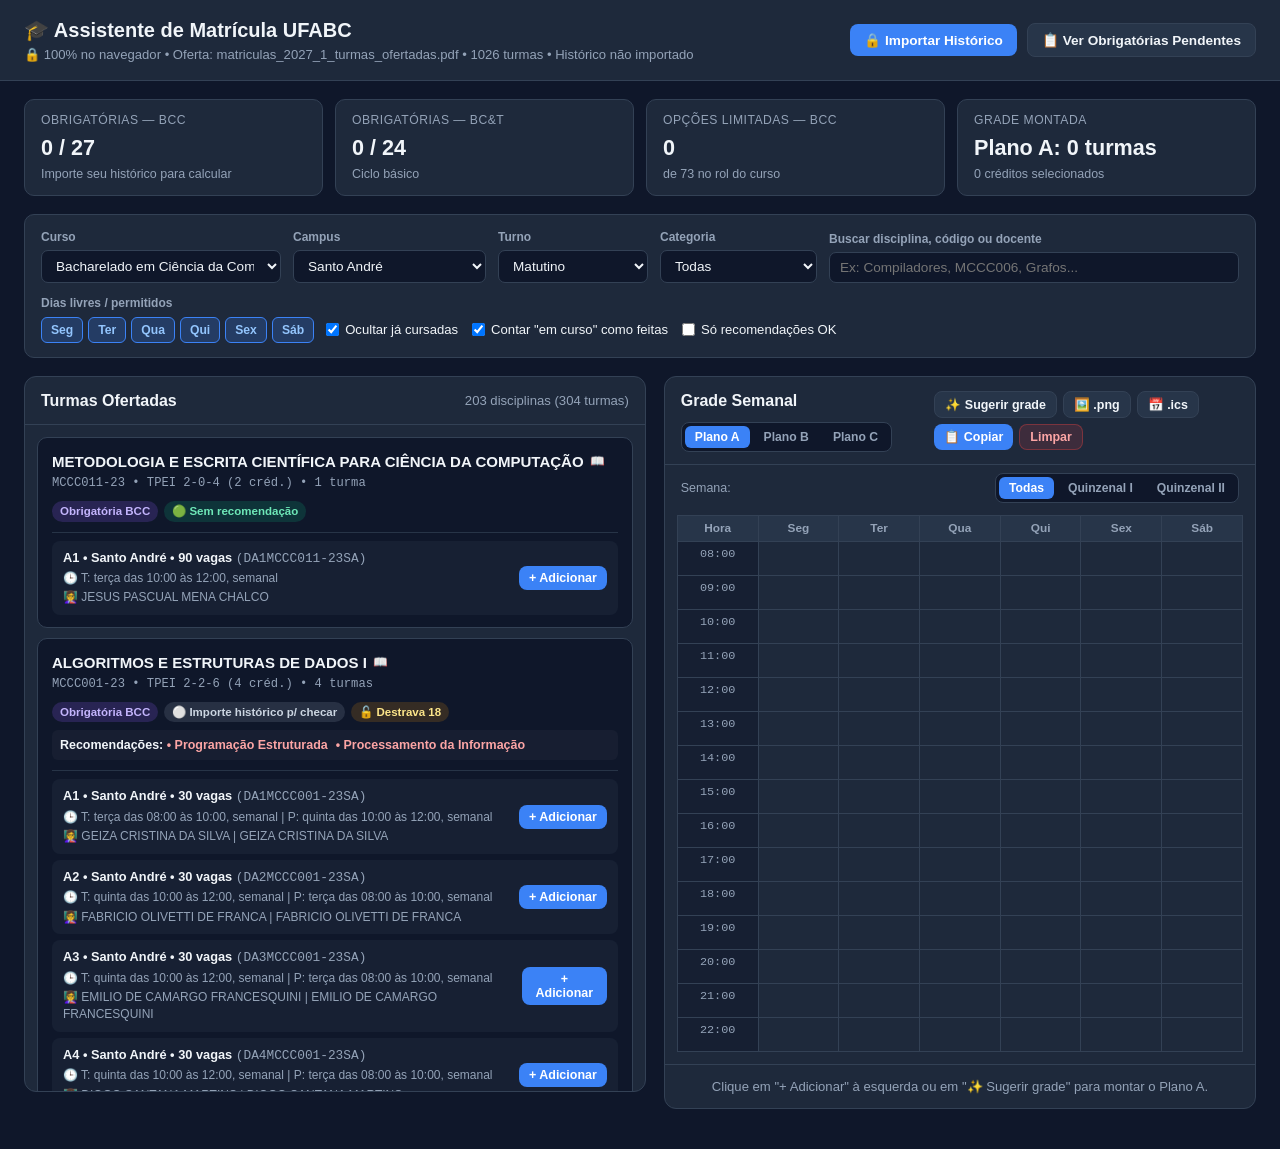
<file: docs/index.html>
<!DOCTYPE html>
<html lang="pt-BR">
<head>
  <meta charset="UTF-8" />
  <meta name="viewport" content="width=device-width, initial-scale=1.0" />
  <meta
    http-equiv="Content-Security-Policy"
    content="default-src 'self'; script-src 'self'; worker-src 'self' blob:; connect-src 'self'; style-src 'self' 'unsafe-inline'; img-src 'self' data: blob:; object-src 'none'; base-uri 'self'; form-action 'self';"
  />
  <meta name="referrer" content="no-referrer" />
  <title>Assistente de Matrícula UFABC</title>
  <link rel="stylesheet" href="./styles.css?v=7" />
  <script
    src="./vendor/pdfjs/pdf.min.js"
    integrity="sha384-/1qUCSGwTur9vjf/z9lmu/eCUYbpOTgSjmpbMQZ1/CtX2v/WcAIKqRv+U1DUCG6e"
  ></script>
</head>
<body>
  <header>
    <div class="brand">
      <h1>🎓 Assistente de Matrícula UFABC</h1>
      <p id="metaInfo">Carregando base pública da PROGRAD...</p>
    </div>
    <div class="header-actions">
      <button class="btn-primary" id="btnAbrirHistorico">🔒 Importar Histórico</button>
      <button class="btn-secondary" id="btnVerPendentes">📋 Ver Obrigatórias Pendentes</button>
    </div>
  </header>

  <main class="container">
    <section class="stats-grid">
      <div class="stat-card" id="cardStatBcc">
        <div class="label" id="labelStatCurso">Obrigatórias do Curso</div>
        <div class="value" id="statBcc">—</div>
        <div class="sub" id="statBccSub">Importe seu histórico para ver o progresso</div>
      </div>
      <div class="stat-card" id="cardStatBct">
        <div class="label" id="labelStatBase">Obrigatórias BC&amp;T</div>
        <div class="value" id="statBct">—</div>
        <div class="sub" id="statBctSub">Base interdisciplinar</div>
      </div>
      <div class="stat-card" id="cardStatOl">
        <div class="label" id="labelStatOl">Opções Limitadas</div>
        <div class="value" id="statOl">—</div>
        <div class="sub" id="statOlSub">Disciplinas do rol do curso cursadas</div>
      </div>
      <div class="stat-card">
        <div class="label">Grade Montada</div>
        <div class="value" id="statGrade">Plano A: 0 turmas</div>
        <div class="sub" id="statCreditos">0 créditos selecionados</div>
      </div>
    </section>

    <section class="filters-bar">
      <div class="field">
        <label for="fCurso">Curso</label>
        <select id="fCurso" style="max-width:240px;">
          <option value="BACHARELADO EM CIÊNCIA DA COMPUTAÇÃO" selected>Bacharelado em Ciência da Computação</option>
        </select>
      </div>
      <div class="field">
        <label for="fCampus">Campus</label>
        <select id="fCampus">
          <option value="Santo André" selected>Santo André</option>
          <option value="São Bernardo do Campo">São Bernardo do Campo</option>
          <option value="Todos">Todos</option>
        </select>
      </div>
      <div class="field">
        <label for="fTurno">Turno</label>
        <select id="fTurno">
          <option value="Matutino" selected>Matutino</option>
          <option value="Noturno">Noturno</option>
          <option value="Todos">Todos</option>
        </select>
      </div>
      <div class="field">
        <label for="fCategoria">Categoria</label>
        <select id="fCategoria">
          <option value="Todas">Todas</option>
          <option value="obrigatoria_bcc">Do Curso / Obrigatórias</option>
          <option value="obrigatoria_bct">Obrigatórias BC&amp;T</option>
          <option value="opcao_limitada">Opções Limitadas</option>
          <option value="livre">Livres / Outras</option>
        </select>
      </div>
      <div class="field grow">
        <label for="fBusca">Buscar disciplina, código ou docente</label>
        <input type="text" id="fBusca" placeholder="Ex: Compiladores, MCCC006, Grafos..." />
      </div>
      <div class="field">
        <label>Dias livres / permitidos</label>
        <div class="dias-pills" id="diasPills">
          <button type="button" class="dia-pill active" data-dia="segunda">Seg</button>
          <button type="button" class="dia-pill active" data-dia="terca">Ter</button>
          <button type="button" class="dia-pill active" data-dia="quarta">Qua</button>
          <button type="button" class="dia-pill active" data-dia="quinta">Qui</button>
          <button type="button" class="dia-pill active" data-dia="sexta">Sex</button>
          <button type="button" class="dia-pill active" data-dia="sabado">Sáb</button>
        </div>
      </div>
      <div class="toggles">
        <label class="toggle-label">
          <input type="checkbox" id="fOcultarCursadas" checked />
          Ocultar já cursadas
        </label>
        <label class="toggle-label">
          <input type="checkbox" id="fContarEmCurso" checked />
          Contar "em curso" como feitas
        </label>
        <label class="toggle-label">
          <input type="checkbox" id="fApenasRecOk" />
          Só recomendações OK
        </label>
      </div>
    </section>

    <section class="main-grid">
      <div class="panel">
        <div class="panel-header">
          <h2>Turmas Ofertadas</h2>
          <span id="contadorTurmas" style="font-size:0.82rem;color:var(--muted)">0 encontradas</span>
        </div>
        <div class="turmas-list" id="listaTurmas"></div>
      </div>

      <div class="panel">
        <div class="panel-header">
          <div style="display:flex;align-items:center;gap:10px;flex-wrap:wrap;">
            <h2>Grade Semanal</h2>
            <div class="plan-tabs" id="planTabs">
              <button type="button" class="plan-tab active" data-plan="A">Plano A</button>
              <button type="button" class="plan-tab" data-plan="B">Plano B</button>
              <button type="button" class="plan-tab" data-plan="C">Plano C</button>
            </div>
          </div>
          <div style="display:flex;gap:6px;flex-wrap:wrap;">
            <button class="btn-secondary btn-sm" id="btnAbrirSugerir">✨ Sugerir grade</button>
            <button class="btn-secondary btn-sm" id="btnExportarPng" title="Baixar imagem da grade">🖼️ .png</button>
            <button class="btn-secondary btn-sm" id="btnExportarIcs" title="Importar no Google/Apple Calendar">📅 .ics</button>
            <button class="btn-primary btn-sm" id="btnCopiarCodigos">📋 Copiar</button>
            <button class="btn-danger btn-sm" id="btnLimparGrade">Limpar</button>
          </div>
        </div>
        <div class="week-bar">
          <span>Semana:</span>
          <div class="plan-tabs" id="semanaTabs">
            <button type="button" class="plan-tab active" data-semana="todas">Todas</button>
            <button type="button" class="plan-tab" data-semana="quinzenal_1">Quinzenal I</button>
            <button type="button" class="plan-tab" data-semana="quinzenal_2">Quinzenal II</button>
          </div>
        </div>
        <div class="schedule-wrap">
          <table class="schedule-table" id="gradeSemanal"></table>
        </div>
        <div class="selected-list" id="listaSelecionadas"></div>
      </div>
    </section>
  </main>

  <!-- Modal Importar Histórico -->
  <div class="modal-backdrop" id="modalHistorico">
    <div class="modal">
      <h3>🔒 Importar Histórico Escolar (100% no Navegador)</h3>
      <div class="privacy-note">
        <strong>Privacidade total:</strong> Este site não tem servidor e faz <strong>zero conexões externas</strong>.
        Seu PDF é lido localmente dentro da sua aba do navegador — nenhum dado sai do seu aparelho.
        Nome, CPF, RG, RA e conceitos (notas) são descartados imediatamente; apenas os códigos das matérias são mantidos.
      </div>

      <label class="toggle-label" style="margin-bottom:14px;">
        <input type="checkbox" id="chkSalvarHistoricoLocal" checked />
        Salvar histórico neste navegador (desmarque em computadores compartilhados / laboratórios)
      </label>

      <div style="margin-bottom:14px;">
        <label style="display:block;font-size:0.84rem;font-weight:600;margin-bottom:6px;">
          Opção 1 — Selecionar PDF do Histórico (SIGAA UFABC)
        </label>
        <input type="file" id="inputPdfHistorico" accept="application/pdf" />
        <button class="btn-primary btn-sm" id="btnEnviarPdf" style="margin-top:8px;">Processar PDF</button>
      </div>

      <hr style="border:none;border-top:1px solid var(--border);margin:14px 0;" />

      <div>
        <label style="display:block;font-size:0.84rem;font-weight:600;margin-bottom:6px;">
          Opção 2 — Colar apenas as disciplinas (sem enviar o PDF)
        </label>
        <textarea id="inputTextoHistorico" placeholder="Cole aqui as linhas de disciplinas do seu histórico..."></textarea>
        <button class="btn-secondary btn-sm" id="btnEnviarTexto" style="margin-top:8px;">Processar Texto</button>
      </div>

      <div id="historicoStatusModal" style="margin-top:12px;font-size:0.82rem;color:var(--muted);"></div>

      <div class="modal-footer">
        <button class="btn-danger btn-sm" id="btnRemoverHistorico">Apagar histórico salvo</button>
        <button class="btn-secondary" id="btnFecharHistorico">Fechar</button>
      </div>
    </div>
  </div>

  <!-- Modal Obrigatórias Pendentes -->
  <div class="modal-backdrop" id="modalPendentes">
    <div class="modal">
      <h3>📋 Disciplinas Obrigatórias Pendentes</h3>
      <div id="conteudoPendentes" style="font-size:0.85rem;margin-top:10px;"></div>
      <div class="modal-footer">
        <button class="btn-secondary" id="btnFecharPendentes">Fechar</button>
      </div>
    </div>
  </div>

  <!-- Modal Sugerir Grade -->
  <div class="modal-backdrop" id="modalSugerir">
    <div class="modal">
      <h3>✨ Sugerir Grade Automática</h3>
      <p style="font-size:0.82rem;color:var(--muted);margin-bottom:14px;">
        Monta combinações sem conflito usando seus filtros atuais (campus, turno e dias selecionados), priorizando obrigatórias do BCC e matérias que destravam mais disciplinas futuras.
      </p>
      <div style="display:grid;grid-template-columns:repeat(3,1fr);gap:10px;margin-bottom:12px;">
        <div class="field">
          <label for="sugMinCred">Mín. créditos</label>
          <input type="text" id="sugMinCred" value="12" style="min-width:0;" />
        </div>
        <div class="field">
          <label for="sugMaxCred">Máx. créditos</label>
          <input type="text" id="sugMaxCred" value="20" style="min-width:0;" />
        </div>
        <div class="field">
          <label for="sugMaxDisc">Máx. matérias</label>
          <input type="text" id="sugMaxDisc" value="5" style="min-width:0;" />
        </div>
      </div>
      <label class="toggle-label" style="margin-bottom:8px;">
        <input type="checkbox" id="sugManterAtuais" checked />
        Manter matérias já selecionadas no plano atual e completar o resto
      </label>
      <label class="toggle-label" style="margin-bottom:8px;">
        <input type="checkbox" id="sugSoRecOk" checked />
        Somente matérias com recomendações cumpridas
      </label>
      <label class="toggle-label" style="margin-bottom:12px;">
        <input type="checkbox" id="sugCompletarLeves" />
        Completar créditos restantes com livres/limitadas mais leves (sem pré-requisitos)
      </label>
      <button class="btn-primary" id="btnGerarSugestoes">Gerar opções</button>
      <div id="resultadoSugestoes" style="margin-top:12px;"></div>
      <div class="modal-footer">
        <button class="btn-secondary" id="btnFecharSugerir">Fechar</button>
      </div>
    </div>
  </div>

  <!-- Modal Ementa da Disciplina -->
  <div class="modal-backdrop" id="modalEmenta">
    <div class="modal">
      <h3 id="ementaTitulo">Ementa</h3>
      <div id="ementaMeta" style="font-size:0.78rem;color:var(--muted);font-family:monospace;margin-bottom:12px;"></div>
      <div id="ementaConteudo" style="font-size:0.85rem;display:flex;flex-direction:column;gap:12px;"></div>
      <div class="modal-footer">
        <button class="btn-secondary" id="btnFecharEmenta">Fechar</button>
      </div>
    </div>
  </div>

  <div class="toast" id="toast"></div>
  <script type="module" src="./app.js?v=7"></script>
</body>
</html>
</file>
<file: docs/styles.css>
:root {
  --bg: #0f172a;
  --surface: #1e293b;
  --surface-2: #273549;
  --border: #334155;
  --text: #f1f5f9;
  --muted: #94a3b8;
  --primary: #3b82f6;
  --primary-hover: #2563eb;
  --green: #10b981;
  --yellow: #f59e0b;
  --red: #ef4444;
  --purple: #8b5cf6;
  --cyan: #06b6d4;
}

* { box-sizing: border-box; margin: 0; padding: 0; }

body {
  font-family: -apple-system, BlinkMacSystemFont, "Segoe UI", Roboto, Inter, sans-serif;
  background: var(--bg);
  color: var(--text);
  line-height: 1.45;
  min-height: 100vh;
}

header {
  background: var(--surface);
  border-bottom: 1px solid var(--border);
  padding: 16px 24px;
  display: flex;
  flex-wrap: wrap;
  align-items: center;
  justify-content: space-between;
  gap: 12px;
}

.brand h1 { font-size: 1.25rem; font-weight: 700; }
.brand p { font-size: 0.82rem; color: var(--muted); }

.header-actions { display: flex; flex-wrap: wrap; gap: 10px; align-items: center; }

button {
  cursor: pointer;
  border: none;
  border-radius: 8px;
  padding: 8px 14px;
  font-size: 0.85rem;
  font-weight: 600;
  transition: 0.15s ease;
}

.btn-primary { background: var(--primary); color: #fff; }
.btn-primary:hover { background: var(--primary-hover); }
.btn-secondary { background: var(--surface-2); color: var(--text); border: 1px solid var(--border); }
.btn-secondary:hover { background: #334155; }
.btn-danger { background: rgba(239, 68, 68, 0.15); color: #fca5a5; border: 1px solid rgba(239, 68, 68, 0.35); }
.btn-danger:hover { background: rgba(239, 68, 68, 0.25); }
.btn-sm { padding: 5px 10px; font-size: 0.78rem; }

.container {
  max-width: 1560px;
  margin: 0 auto;
  padding: 18px 24px 40px;
}

/* Cards de resumo */
.stats-grid {
  display: grid;
  grid-template-columns: repeat(auto-fit, minmax(210px, 1fr));
  gap: 12px;
  margin-bottom: 18px;
}

.stat-card {
  background: var(--surface);
  border: 1px solid var(--border);
  border-radius: 10px;
  padding: 12px 16px;
}
.stat-card .label { font-size: 0.76rem; color: var(--muted); text-transform: uppercase; letter-spacing: 0.04em; }
.stat-card .value { font-size: 1.35rem; font-weight: 700; margin-top: 2px; }
.stat-card .sub { font-size: 0.78rem; color: var(--muted); margin-top: 2px; }

/* Filtros */
.filters-bar {
  background: var(--surface);
  border: 1px solid var(--border);
  border-radius: 10px;
  padding: 14px 16px;
  margin-bottom: 18px;
  display: flex;
  flex-wrap: wrap;
  gap: 12px;
  align-items: flex-end;
}

.field { display: flex; flex-direction: column; gap: 4px; }
.field label { font-size: 0.75rem; color: var(--muted); font-weight: 600; }
.field select, .field input[type="text"] {
  background: var(--bg);
  color: var(--text);
  border: 1px solid var(--border);
  border-radius: 7px;
  padding: 7px 10px;
  font-size: 0.85rem;
  min-width: 150px;
}
.field.grow { flex: 1; min-width: 220px; }

.toggles { display: flex; flex-wrap: wrap; gap: 14px; align-items: center; padding-bottom: 4px; }
.toggle-label { display: flex; align-items: center; gap: 6px; font-size: 0.82rem; color: var(--text); cursor: pointer; }

.dias-pills { display: flex; gap: 5px; }
.dia-pill {
  padding: 5px 9px;
  font-size: 0.76rem;
  font-weight: 600;
  border-radius: 6px;
  background: var(--bg);
  color: var(--muted);
  border: 1px solid var(--border);
}
.dia-pill.active {
  background: rgba(59, 130, 246, 0.22);
  color: #93c5fd;
  border-color: var(--primary);
}

.plan-tabs { display: flex; gap: 4px; background: var(--bg); padding: 3px; border-radius: 8px; border: 1px solid var(--border); }
.plan-tab {
  padding: 4px 10px;
  font-size: 0.76rem;
  font-weight: 600;
  border-radius: 6px;
  background: transparent;
  color: var(--muted);
}
.plan-tab.active { background: var(--primary); color: #fff; }

.badge-unlock { background: rgba(245, 158, 11, 0.16); color: #fde68a; cursor: help; }

.turmas-sublist {
  margin-top: 10px;
  display: flex;
  flex-direction: column;
  gap: 6px;
  border-top: 1px solid rgba(51, 65, 85, 0.7);
  padding-top: 8px;
}
.turma-row {
  display: flex;
  justify-content: space-between;
  align-items: center;
  gap: 10px;
  padding: 7px 10px;
  border-radius: 8px;
  background: rgba(30, 41, 59, 0.55);
  border: 1px solid transparent;
  font-size: 0.8rem;
}
.turma-row.selected { border-color: var(--primary); background: rgba(59, 130, 246, 0.14); }
.turma-row.conflict { opacity: 0.65; border-color: rgba(239, 68, 68, 0.35); }
.turma-row-info { display: flex; flex-direction: column; gap: 2px; min-width: 0; }
.turma-row-main { font-weight: 600; color: var(--text); }
.turma-row-sub { font-size: 0.75rem; color: var(--muted); }

.sugestao-card {
  background: var(--bg);
  border: 1px solid var(--border);
  border-radius: 10px;
  padding: 12px;
  margin-top: 10px;
}
.sugestao-head { display: flex; justify-content: space-between; align-items: center; margin-bottom: 8px; }
.sugestao-list { list-style: none; display: flex; flex-direction: column; gap: 4px; font-size: 0.8rem; color: var(--muted); }
.sugestao-list strong { color: var(--text); }

/* Layout principal */
.main-grid {
  display: grid;
  grid-template-columns: minmax(420px, 1.05fr) minmax(480px, 1fr);
  gap: 18px;
  align-items: start;
}

@media (max-width: 1080px) {
  .main-grid { grid-template-columns: 1fr; }
}

@media (max-width: 640px) {
  header { padding: 12px 14px; }
  .container { padding: 12px 12px 32px; }
  .brand h1 { font-size: 1.08rem; }
  .field, .field select, .field input[type="text"] { width: 100%; max-width: none !important; }
  .dias-pills { flex-wrap: wrap; }
  .turmas-list { max-height: 60vh; }
  .turma-row { flex-direction: column; align-items: stretch; }
  .turma-row button { align-self: flex-end; }
  .panel-header { flex-direction: column; align-items: flex-start; }
}

.panel {
  background: var(--surface);
  border: 1px solid var(--border);
  border-radius: 12px;
  overflow: hidden;
}

.panel-header {
  padding: 12px 16px;
  border-bottom: 1px solid var(--border);
  display: flex;
  justify-content: space-between;
  align-items: center;
  gap: 8px;
}
.panel-header h2 { font-size: 1rem; font-weight: 700; }

.turmas-list {
  max-height: 74vh;
  overflow-y: auto;
  padding: 12px;
  display: flex;
  flex-direction: column;
  gap: 10px;
}

.turma-card {
  background: var(--bg);
  border: 1px solid var(--border);
  border-radius: 10px;
  padding: 12px 14px;
  transition: border-color 0.15s;
}
.turma-card:hover { border-color: #475569; }
.turma-card.selected { border-color: var(--primary); background: rgba(59, 130, 246, 0.08); }
.turma-card.conflict { border-color: rgba(239, 68, 68, 0.45); opacity: 0.78; }

.turma-top {
  display: flex;
  justify-content: space-between;
  align-items: flex-start;
  gap: 10px;
}
.turma-title { font-weight: 700; font-size: 0.94rem; }
.turma-title-link {
  cursor: pointer;
  display: inline-flex;
  align-items: center;
  gap: 6px;
}
.turma-title-link:hover { color: #93c5fd; text-decoration: underline; }
.turma-code { font-size: 0.76rem; color: var(--muted); font-family: monospace; margin-top: 2px; }

.badges { display: flex; flex-wrap: wrap; gap: 6px; margin-top: 8px; }
.badge {
  font-size: 0.72rem;
  font-weight: 600;
  padding: 2px 8px;
  border-radius: 999px;
}
.cat-obrigatoria_bcc { background: rgba(139, 92, 246, 0.2); color: #c4b5fd; }
.cat-obrigatoria_bct { background: rgba(6, 182, 212, 0.2); color: #67e8f9; }
.cat-opcao_limitada { background: rgba(59, 130, 246, 0.2); color: #93c5fd; }
.cat-livre { background: rgba(148, 163, 184, 0.2); color: #cbd5e1; }

.rec-ok, .rec-sem_recomendacao { background: rgba(16, 185, 129, 0.18); color: #6ee7b7; }
.rec-parcial { background: rgba(245, 158, 11, 0.2); color: #fcd34d; }
.rec-pendente { background: rgba(239, 68, 68, 0.2); color: #fca5a5; }
.rec-desconhecido { background: rgba(148, 163, 184, 0.18); color: #cbd5e1; }

.turma-meta {
  font-size: 0.8rem;
  color: var(--muted);
  margin-top: 8px;
  display: flex;
  flex-direction: column;
  gap: 3px;
}

.recs-box {
  margin-top: 8px;
  font-size: 0.78rem;
  background: rgba(255, 255, 255, 0.03);
  border-radius: 6px;
  padding: 6px 8px;
}
.rec-item-ok { color: #6ee7b7; text-decoration: line-through; margin-right: 8px; }
.rec-item-miss { color: #fca5a5; font-weight: 600; margin-right: 8px; }

/* Grade semanal */
.schedule-wrap { padding: 12px; overflow-x: auto; }
.schedule-table {
  width: 100%;
  border-collapse: collapse;
  font-size: 0.74rem;
  table-layout: fixed;
}
.schedule-table th, .schedule-table td {
  border: 1px solid var(--border);
  text-align: center;
  padding: 4px 3px;
  vertical-align: top;
}
.schedule-table th { background: var(--surface-2); color: var(--muted); font-weight: 600; }
.schedule-table td.hora-col { width: 54px; color: var(--muted); font-family: monospace; background: rgba(15, 23, 42, 0.5); }
.schedule-table td.slot { height: 34px; }

.slot-block {
  border-radius: 5px;
  padding: 3px 4px;
  color: #fff;
  font-weight: 600;
  font-size: 0.7rem;
  text-align: left;
  margin-bottom: 2px;
  overflow: hidden;
  text-overflow: ellipsis;
}
.slot-block.q1 { border-left: 3px solid #fde047; }
.slot-block.q2 { border-left: 3px solid #67e8f9; }

.week-bar {
  display: flex;
  align-items: center;
  justify-content: space-between;
  gap: 8px;
  padding: 8px 16px 0;
  font-size: 0.78rem;
  color: var(--muted);
  flex-wrap: wrap;
}

.selected-list {
  padding: 12px 16px;
  border-top: 1px solid var(--border);
  display: flex;
  flex-direction: column;
  gap: 8px;
}
.selected-item {
  display: flex;
  justify-content: space-between;
  align-items: center;
  gap: 8px;
  background: var(--bg);
  border: 1px solid var(--border);
  border-radius: 8px;
  padding: 8px 10px;
  font-size: 0.82rem;
}

/* Modal */
.modal-backdrop {
  position: fixed;
  inset: 0;
  background: rgba(0, 0, 0, 0.7);
  display: none;
  align-items: center;
  justify-content: center;
  z-index: 50;
  padding: 16px;
}
.modal-backdrop.open { display: flex; }
.modal {
  background: var(--surface);
  border: 1px solid var(--border);
  border-radius: 12px;
  max-width: 560px;
  width: 100%;
  padding: 20px;
  max-height: 88vh;
  overflow-y: auto;
}
.modal h3 { margin-bottom: 8px; }
.privacy-note {
  background: rgba(16, 185, 129, 0.12);
  border: 1px solid rgba(16, 185, 129, 0.35);
  color: #a7f3d0;
  border-radius: 8px;
  padding: 10px 12px;
  font-size: 0.82rem;
  margin-bottom: 14px;
}
.modal textarea {
  width: 100%;
  min-height: 110px;
  background: var(--bg);
  color: var(--text);
  border: 1px solid var(--border);
  border-radius: 8px;
  padding: 8px;
  font-family: monospace;
  font-size: 0.8rem;
}
.modal-footer { display: flex; justify-content: flex-end; gap: 8px; margin-top: 14px; }

.toast {
  position: fixed;
  bottom: 20px;
  right: 20px;
  background: var(--surface-2);
  border: 1px solid var(--primary);
  color: var(--text);
  padding: 10px 16px;
  border-radius: 8px;
  font-size: 0.85rem;
  display: none;
  z-index: 60;
}
.toast.show { display: block; }
</file>
